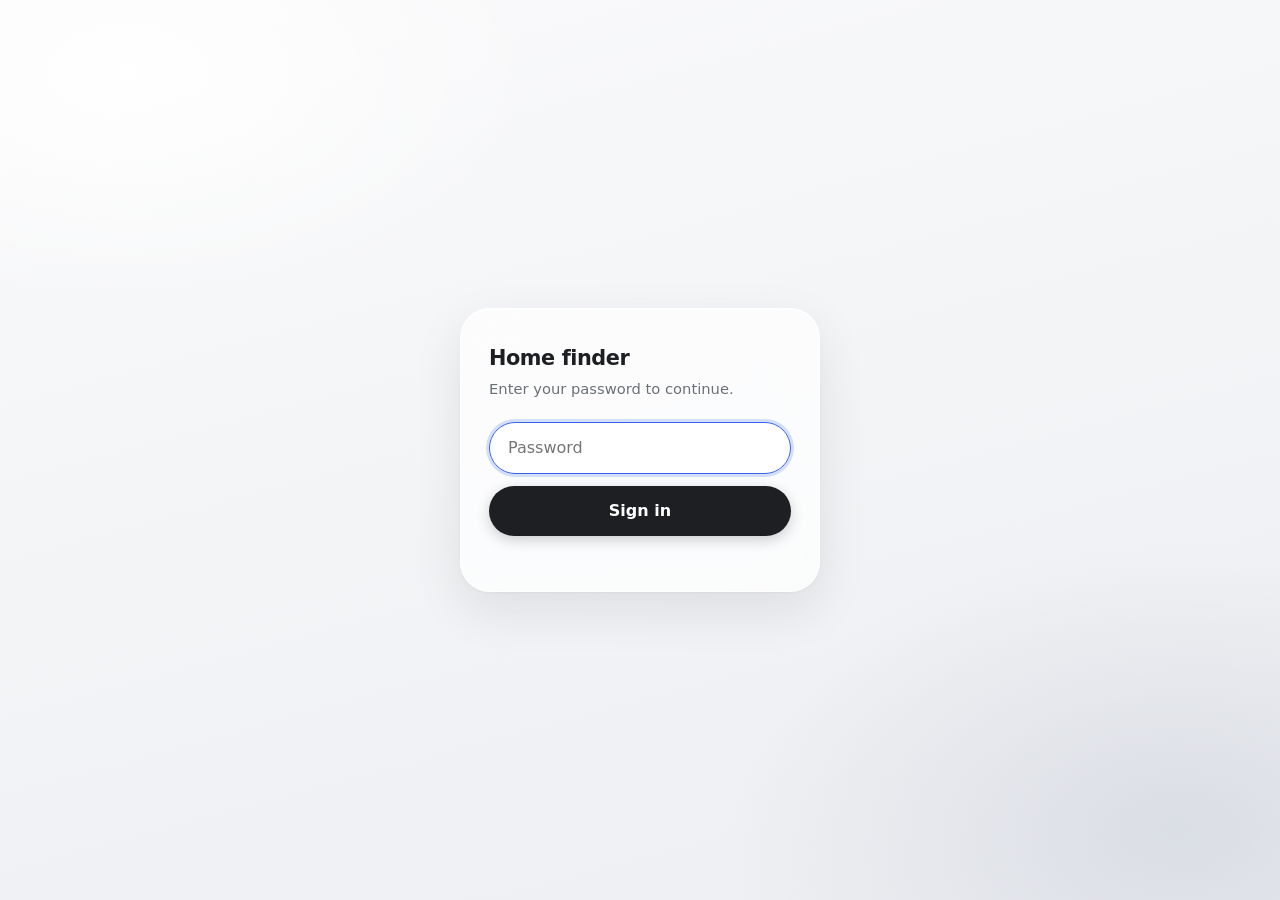
<file: app/static/login.html>
<!doctype html><html lang="en"><head><meta charset="utf-8">
<meta name="viewport" content="width=device-width,initial-scale=1,viewport-fit=cover">
<meta name="theme-color" content="#e9efff" media="(prefers-color-scheme: light)"><meta name="theme-color" content="#0b0d1f" media="(prefers-color-scheme: dark)">
<link rel="manifest" href="/manifest.webmanifest">
<link rel="apple-touch-icon" href="/icons/apple-touch-icon.png"><title>Sign in – Property Dashboard</title>
<style>
:root{--ink:#1d1f23;--mut:#6b7078;--glass:rgba(255,255,255,.7);--edge:rgba(255,255,255,.9);color-scheme:light}
*{box-sizing:border-box}
body{margin:0;min-height:100vh;min-height:100dvh;display:grid;place-items:center;font:16px/1.5 -apple-system,BlinkMacSystemFont,"SF Pro Text","Segoe UI",system-ui,sans-serif;color:var(--ink);background:#f3f4f6;-webkit-font-smoothing:antialiased}
body::before{content:"";position:fixed;inset:0;z-index:-1;background:radial-gradient(46% 38% at 10% 8%,rgba(255,255,255,.95),transparent 70%),radial-gradient(50% 45% at 92% 92%,rgba(205,210,220,.6),transparent 70%),linear-gradient(165deg,#fafafb,#eceef1)}
form{width:min(360px,90vw);padding:34px 28px 26px;border-radius:30px;background:var(--glass);border:1px solid var(--edge);
 -webkit-backdrop-filter:blur(24px) saturate(160%);backdrop-filter:blur(24px) saturate(160%);
 box-shadow:0 18px 50px rgba(20,22,26,.09),0 1px 3px rgba(20,22,26,.05),inset 0 1px 0 #fff;animation:up .5s cubic-bezier(.22,1.1,.36,1) both}
@supports not (backdrop-filter:blur(1px)){form{background:#fff}}
@keyframes up{from{opacity:0;transform:translateY(18px)}to{opacity:1;transform:none}}
@media(prefers-reduced-motion:reduce){form{animation:none}}
h1{font-size:1.3rem;font-weight:650;margin:0 0 4px;letter-spacing:-.02em} p{color:var(--mut);margin:0 0 22px;font-size:.92rem}
input,button{width:100%;font:inherit;font-size:1rem;padding:13px 18px;border-radius:99px;margin-bottom:12px;min-height:48px}
input{border:1px solid rgba(20,22,26,.1);background:rgba(255,255,255,.85);color:var(--ink);outline:none}
input:focus{border-color:#3563e9;box-shadow:0 0 0 3px rgba(53,99,233,.2)}
button{border:0;background:#1d1f23;color:#fff;font-weight:600;cursor:pointer;box-shadow:0 4px 14px rgba(20,22,26,.2);transition:transform .3s cubic-bezier(.22,1.1,.36,1)}
button:active{transform:scale(.97)}
#e{color:#d4463f;min-height:1.2em;font-size:.9rem;text-align:center;margin:0}
</style></head><body>
<form id="f"><h1>Home finder</h1><p>Enter your password to continue.</p>
<input type="password" name="password" placeholder="Password" autocomplete="current-password" autofocus required>
<button>Sign in</button><div id="e"></div></form>
<script>
f.onsubmit=async ev=>{ev.preventDefault();const r=await fetch('/login',{method:'POST',body:new FormData(f)});
if(r.ok)location.href='/';else e.textContent=r.status===429?'Too many attempts — try later':'Wrong password';};
</script></body></html>
</file>
